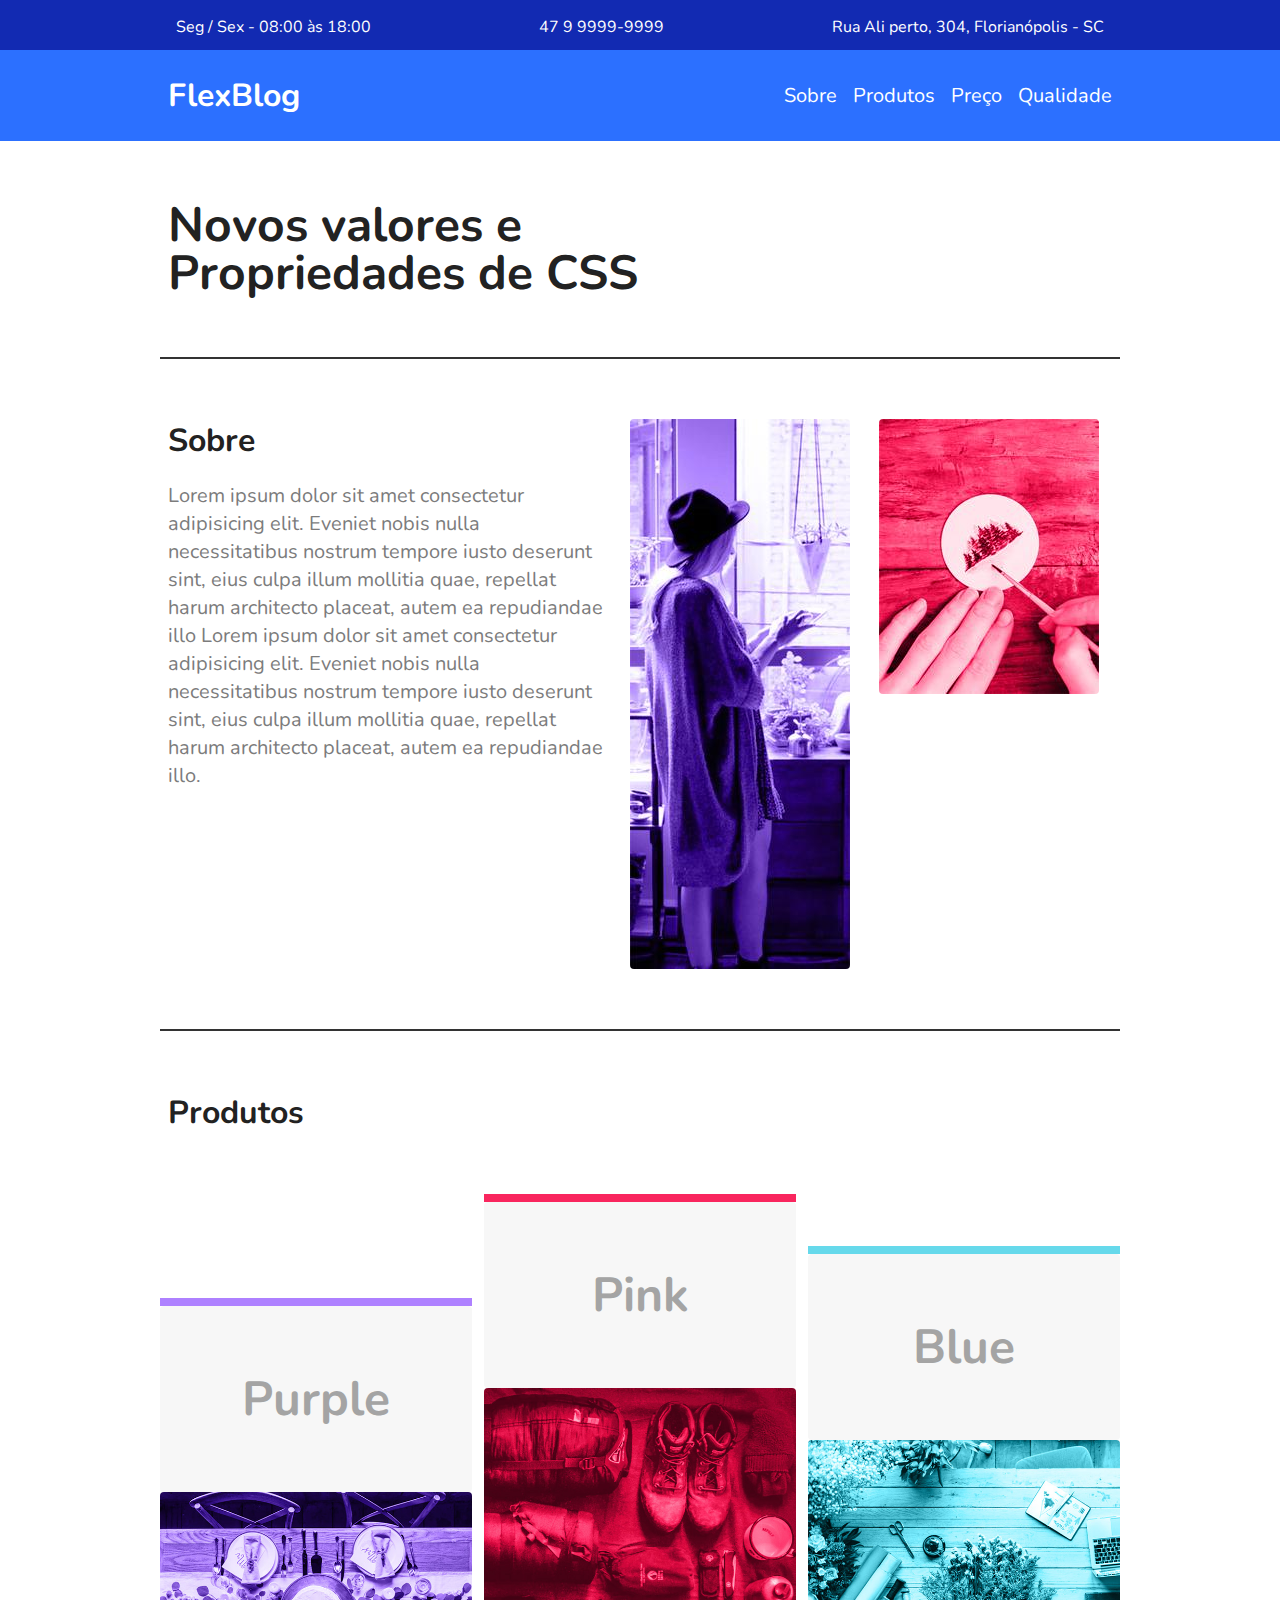
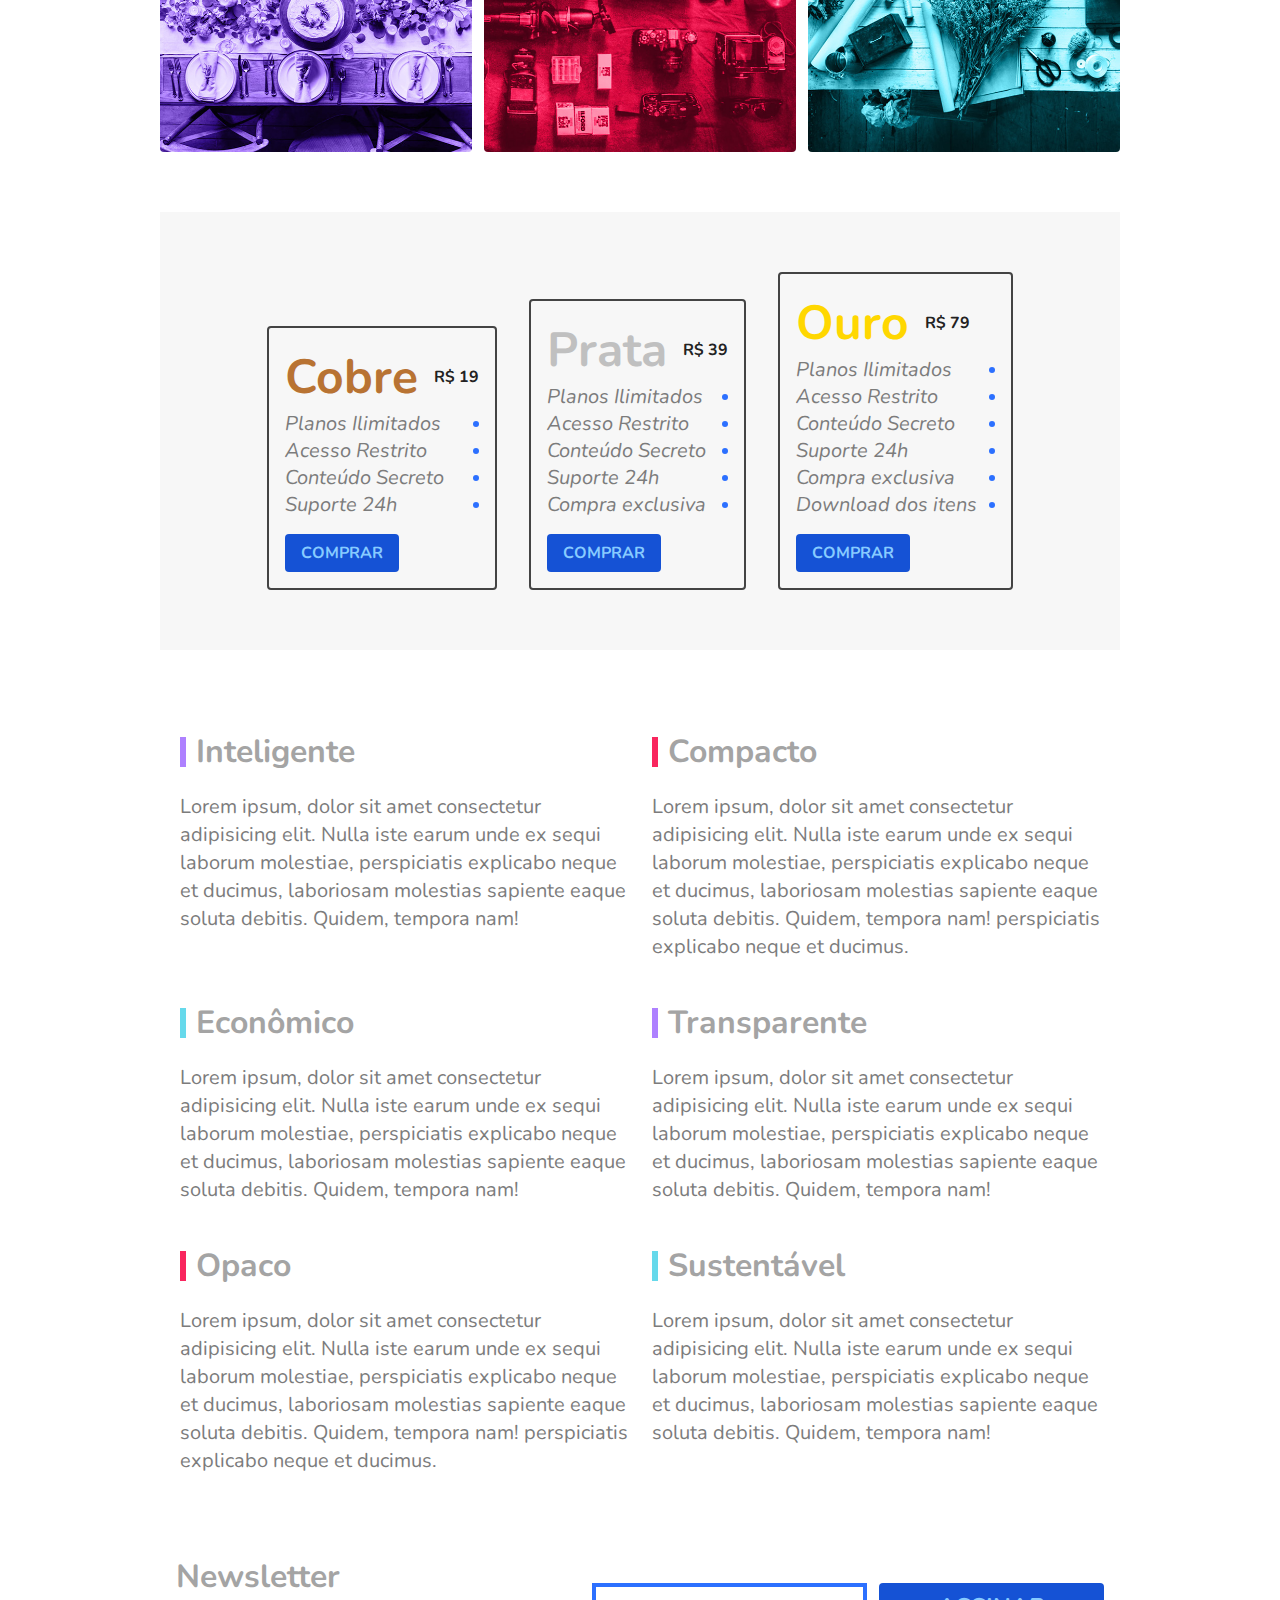
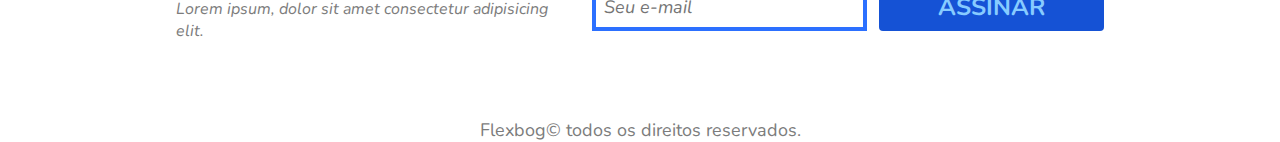
<file: flexbox/index.html>
<!DOCTYPE html>
<html lang="en">
  <head>
    <meta charset="UTF-8" />
    <meta http-equiv="X-UA-Compatible" content="IE=edge" />
    <meta name="viewport" content="width=device-width, initial-scale=1.0" />
    <meta
      name="description"
      content="Projeto criado no curso de flexbox da Origamid"
    />
    <link rel="preconnect" href="https://fonts.googleapis.com" />
    <link rel="preconnect" href="https://fonts.gstatic.com" crossorigin />
    <link
      href="https://fonts.googleapis.com/css2?family=Nunito:ital,wght@0,400;0,700;1,400&display=swap"
      rel="stylesheet"
    />
    <link rel="stylesheet" href="./css/style.min.css" />
    <title>Flexbog</title>
  </head>
  <body>
    <div class="superinfo-bg">
      <div class="container">
        <ul class="superinfo">
          <li>
            <span>Seg / Sex - 08:00 às 18:00</span>
          </li>
          <li>
            <a href="tel:47999999999">47 9 9999-9999</a>
          </li>
          <li>
            <span>Rua Ali perto, 304, Florianópolis - SC</span>
          </li>
        </ul>
      </div>
    </div>
    <header class="menu-bg">
      <nav class="menu container">
        <div class="logo">
          <a href="./">FlexBlog</a>
        </div>
        <ul>
          <li>
            <a href="#sobre">Sobre</a>
          </li>
          <li>
            <a href="#produtos">Produtos</a>
          </li>
          <li>
            <a href="#preco">Preço</a>
          </li>
          <li>
            <a href="#qualidade">Qualidade</a>
          </li>
        </ul>
      </nav>
    </header>
    <h1 class="intro container">Novos valores e <br />Propriedades de CSS</h1>
    <section aria-label="Sobre" class="sobre container" id="sobre">
      <div class="sobre-info">
        <h2>Sobre</h2>
        <p>
          Lorem ipsum dolor sit amet consectetur adipisicing elit. Eveniet nobis
          nulla necessitatibus nostrum tempore iusto deserunt sint, eius culpa
          illum mollitia quae, repellat harum architecto placeat, autem ea
          repudiandae illo Lorem ipsum dolor sit amet consectetur adipisicing
          elit. Eveniet nobis nulla necessitatibus nostrum tempore iusto
          deserunt sint, eius culpa illum mollitia quae, repellat harum
          architecto placeat, autem ea repudiandae illo.
        </p>
      </div>
      <div class="sobre-imagens">
        <img src="./img/sobre1.jpg" alt="mulher no tablet" />
      </div>
      <div class="sobre-imagens">
        <img src="./img/sobre2.jpg" alt="mulher pintando" />
      </div>
    </section>
    <section aria-label="Produtos" class="produtos container" id="produtos">
      <h2>Produtos</h2>
      <div>
        <ul class="produtos-container">
          <li class="produto-item purple">
            <h3>Purple</h3>
            <img src="./img/produtos1.jpg" alt="Mesa decorativa" />
          </li>
          <li class="produto-item pink">
            <h3>Pink</h3>
            <img src="./img/produtos2.jpg" alt="Items de fotografia" />
          </li>
          <li class="produto-item blue">
            <h3>Blue</h3>
            <img src="./img/produtos3.jpg" alt="Flores em cima da mesa" />
          </li>
        </ul>
      </div>
    </section>
    <section aria-label="Preços" class="preco container" id="preco">
      <div class="preco-item">
        <div class="preco-info">
          <h2 class="cobre">Cobre</h2>
          <span>R$ 19</span>
        </div>
        <ul>
          <li>Planos Ilimitados</li>
          <li>Acesso Restrito</li>
          <li>Conteúdo Secreto</li>
          <li>Suporte 24h</li>
        </ul>
        <a href="#">COMPRAR</a>
      </div>
      <div class="preco-item">
        <div class="preco-info">
          <h2 class="prata">Prata</h2>
          <span>R$ 39</span>
        </div>
        <ul>
          <li>Planos Ilimitados</li>
          <li>Acesso Restrito</li>
          <li>Conteúdo Secreto</li>
          <li>Suporte 24h</li>
          <li>Compra exclusiva</li>
        </ul>
        <a href="#">COMPRAR</a>
      </div>
      <div class="preco-item">
        <div class="preco-info">
          <h2 class="ouro">Ouro</h2>
          <span>R$ 79</span>
        </div>
        <ul>
          <li>Planos Ilimitados</li>
          <li>Acesso Restrito</li>
          <li>Conteúdo Secreto</li>
          <li>Suporte 24h</li>
          <li>Compra exclusiva</li>
          <li>Download dos itens</li>
        </ul>
        <a href="#">COMPRAR</a>
      </div>
    </section>
    <section aria-label="Qualidade" class="qualidade container" id="qualidade">
      <div class="qualidade-item">
        <h2>Inteligente</h2>
        <p>
          Lorem ipsum, dolor sit amet consectetur adipisicing elit. Nulla iste
          earum unde ex sequi laborum molestiae, perspiciatis explicabo neque et
          ducimus, laboriosam molestias sapiente eaque soluta debitis. Quidem,
          tempora nam!
        </p>
      </div>
      <div class="qualidade-item">
        <h2>Compacto</h2>
        <p>
          Lorem ipsum, dolor sit amet consectetur adipisicing elit. Nulla iste
          earum unde ex sequi laborum molestiae, perspiciatis explicabo neque et
          ducimus, laboriosam molestias sapiente eaque soluta debitis. Quidem,
          tempora nam! perspiciatis explicabo neque et ducimus.
        </p>
      </div>
      <div class="qualidade-item">
        <h2>Econômico</h2>
        <p>
          Lorem ipsum, dolor sit amet consectetur adipisicing elit. Nulla iste
          earum unde ex sequi laborum molestiae, perspiciatis explicabo neque et
          ducimus, laboriosam molestias sapiente eaque soluta debitis. Quidem,
          tempora nam!
        </p>
      </div>
      <div class="qualidade-item">
        <h2>Transparente</h2>
        <p>
          Lorem ipsum, dolor sit amet consectetur adipisicing elit. Nulla iste
          earum unde ex sequi laborum molestiae, perspiciatis explicabo neque et
          ducimus, laboriosam molestias sapiente eaque soluta debitis. Quidem,
          tempora nam!
        </p>
      </div>
      <div class="qualidade-item">
        <h2>Opaco</h2>
        <p>
          Lorem ipsum, dolor sit amet consectetur adipisicing elit. Nulla iste
          earum unde ex sequi laborum molestiae, perspiciatis explicabo neque et
          ducimus, laboriosam molestias sapiente eaque soluta debitis. Quidem,
          tempora nam! perspiciatis explicabo neque et ducimus.
        </p>
      </div>
      <div class="qualidade-item">
        <h2>Sustentável</h2>
        <p>
          Lorem ipsum, dolor sit amet consectetur adipisicing elit. Nulla iste
          earum unde ex sequi laborum molestiae, perspiciatis explicabo neque et
          ducimus, laboriosam molestias sapiente eaque soluta debitis. Quidem,
          tempora nam!
        </p>
      </div>
    </section>
    <section
      aria-label="newsletter"
      class="newsletter container"
      id="newsletter"
    >
      <div class="newsletter-info">
        <h2>Newsletter</h2>
        <p>Lorem ipsum, dolor sit amet consectetur adipisicing elit.</p>
      </div>
      <form action="./" class="newsletter-form">
        <input type="email" placeholder="Seu e-mail" />
        <button type="submit">Assinar</button>
      </form>
    </section>
    <footer class="footer">
      <p>Flexbog© todos os direitos reservados.</p>
    </footer>
  </body>
</html>
</file>
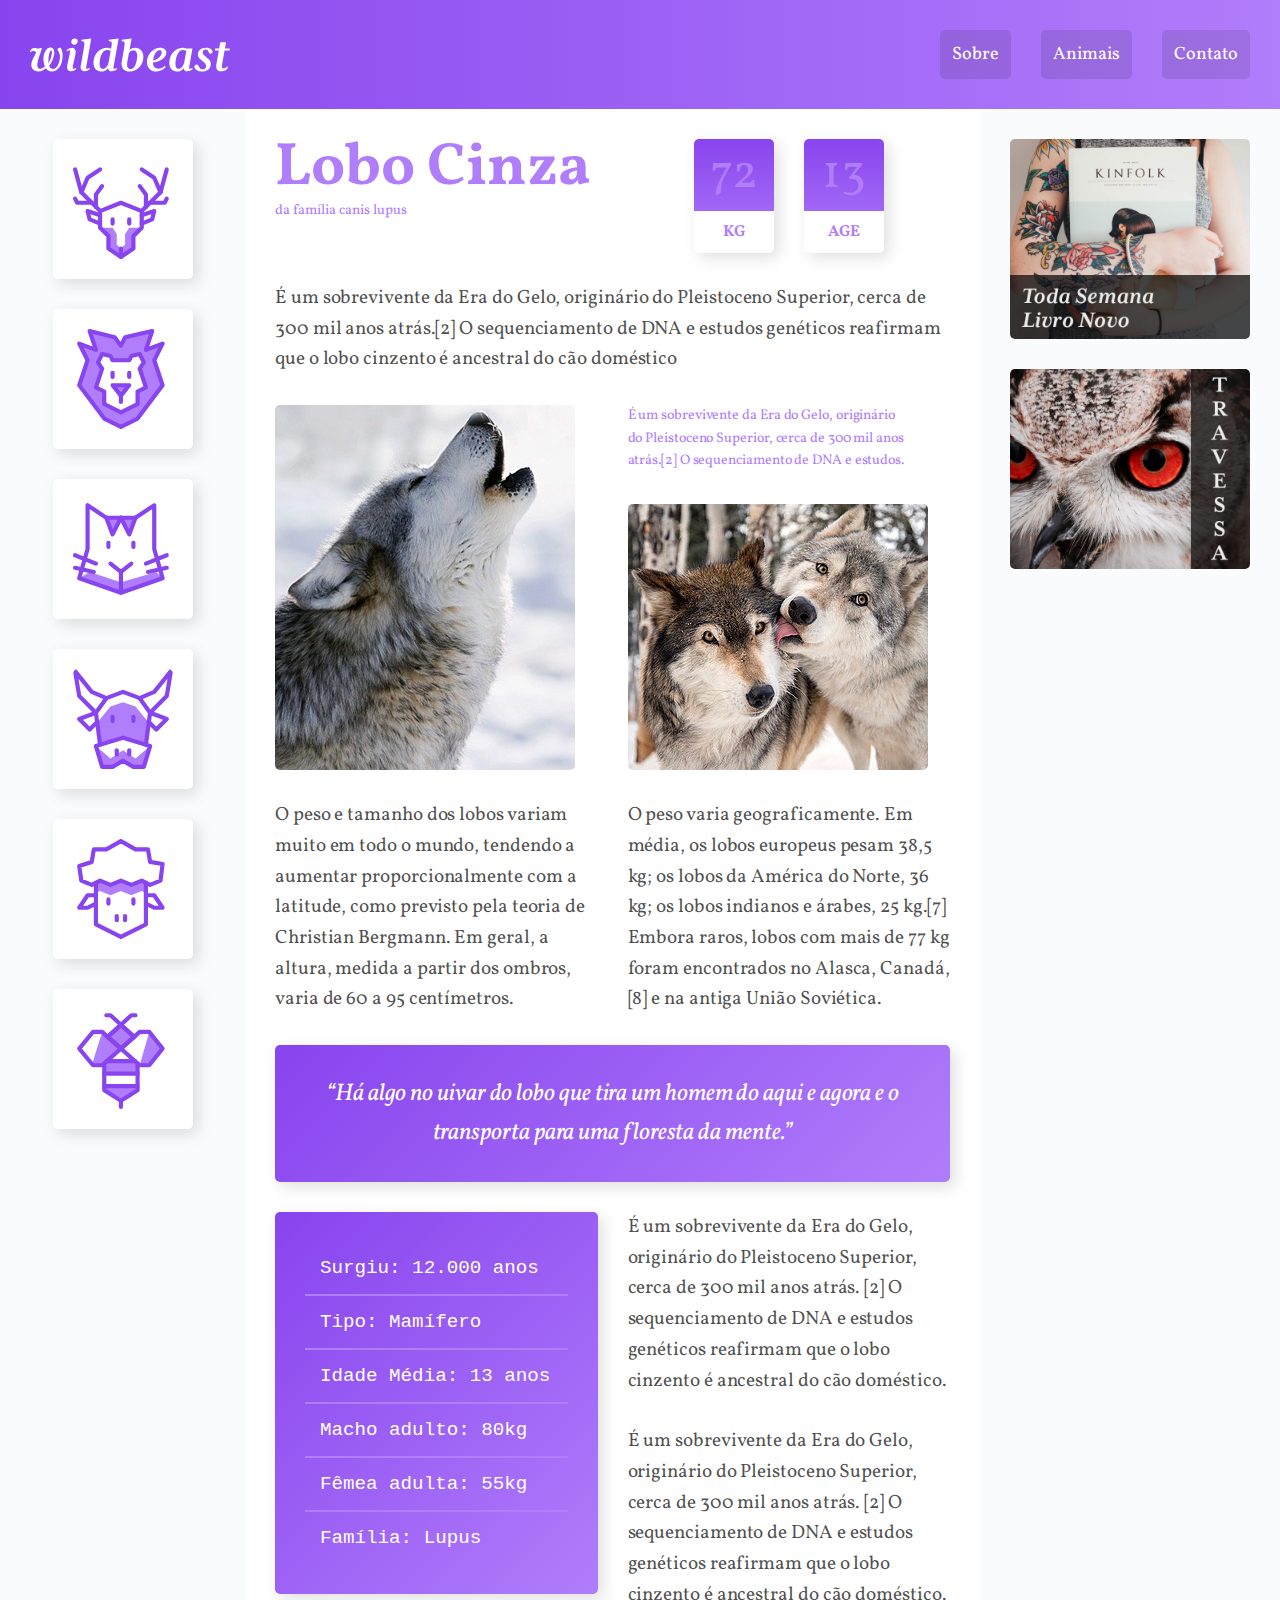
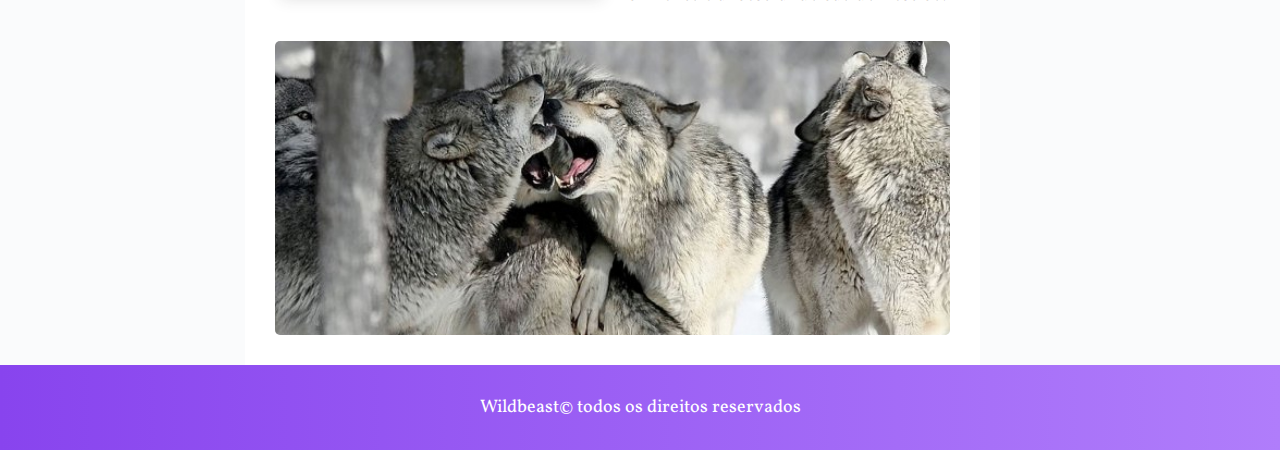
<file: grid-layout/index.html>
<!DOCTYPE html>
<html lang="pt-br">
  <head>
    <meta charset="UTF-8" />
    <meta http-equiv="X-UA-Compatible" content="IE=edge" />
    <meta name="viewport" content="width=device-width, initial-scale=1.0" />
    <meta
      name="description"
      content="Projeto criado no css grid layout origamid"
    />
    <link href="https://fonts.googleapis.com/css?family=Vollkorn:400,400i,700" rel="stylesheet">
    <link rel="stylesheet" href="./css/style.css" />
    <title>wildbeast</title>
  </head>
  <body>
    <div class="estrutura">
    <header class="header">
      <a class="logo" href="./"
          ><img src="./img/wildbeast.svg" alt="logo" width="215" height="36"
        /></a>
      <nav>
        <ul>
          <li><a href="#sobre">Sobre</a></li>
          <li><a href="#animais">Animais</a></li>
          <li><a href="#contato">Contato</a></li>
        </ul>
      </nav>
    </header>
    <nav class="sidenav">
      <ul>
        <li>
          <a href="./"
            ><img
              src="./img/icones/cervo.svg"
              alt="cervo"
              width="100"
              height="100"
          /></a>
        </li>
        <li>
          <a href="./"
            ><img
              src="./img/icones/leao.svg"
              alt="cervo"
              width="100"
              height="100"
          /></a>
        </li>
        <li>
          <a href="./"
            ><img
              src="./img/icones/gato.svg"
              alt="cervo"
              width="100"
              height="100"
          /></a>
        </li>
        <li>
          <a href="./"
            ><img
              src="./img/icones/vaca.svg"
              alt="cervo"
              width="100"
              height="100"
          /></a>
        </li>
        <li>
          <a href="./"
            ><img
              src="./img/icones/ovelha.svg"
              alt="cervo"
              width="100"
              height="100"
          /></a>
        </li>
        <li>
          <a href="./"
            ><img
              src="./img/icones/abelha.svg"
              alt="cervo"
              width="100"
              height="100"
          /></a>
        </li>
      </ul>
    </nav>
    <main class="content">
      <div class="titulo">
        <h1>Lobo Cinza</h1>
        <span>da família canis lupus</span>
      </div>
      <div class="caracteristicas">
        <div>
          <span class="numero">72</span>
          <span class="rotulo">kg</span>
        </div>
        <div>
          <span class="numero">13</span>
          <span class="rotulo">age</span>
        </div>
      </div>
      <p class="col-wide">
        É um sobrevivente da Era do Gelo, originário do Pleistoceno Superior,
        cerca de 300 mil anos atrás.[2] O sequenciamento de DNA e estudos
        genéticos reafirmam que o lobo cinzento é ancestral do cão doméstico
      </p>
      <img class="img-1" src="./img/wolf1.jpg" alt="lobo cinzento" />
      <p class="destaque">
        É um sobrevivente da Era do Gelo, originário do Pleistoceno Superior,
        cerca de 300 mil anos atrás.[2] O sequenciamento de DNA e estudos.
      </p>
      <img class="img-2" src="./img/wolf2.jpg" alt="casal de lobos" />
      <p>
        O peso e tamanho dos lobos variam muito em todo o mundo, tendendo a
        aumentar proporcionalmente com a latitude, como previsto pela teoria de
        Christian Bergmann. Em geral, a altura, medida a partir dos ombros,
        varia de 60 a 95 centímetros.
      </p>
      <p>
        O peso varia geograficamente. Em média, os lobos europeus pesam 38,5 kg;
        os lobos da América do Norte, 36 kg; os lobos indianos e árabes, 25
        kg.[7] Embora raros, lobos com mais de 77 kg foram encontrados no
        Alasca, Canadá,[8] e na antiga União Soviética.
      </p>
      <blockquote class="citacao col-wide">
        <p>
          “Há algo no uivar do lobo que tira um homem do aqui e agora e o
          transporta para uma floresta da mente.”
        </p>
      </blockquote>
      <ul class="atributos">
        <li>Surgiu: 12.000 anos</li>
        <li>Tipo: Mamífero</li>
        <li>Idade Média: 13 anos</li>
        <li>Macho adulto: 80kg</li>
        <li>Fêmea adulta: 55kg</li>
        <li>Família: Lupus</li>
      </ul>
      <div class="informacoes">
        <p>
          É um sobrevivente da Era do Gelo, originário do Pleistoceno Superior,
          cerca de 300 mil anos atrás. [2] O sequenciamento de DNA e estudos
          genéticos reafirmam que o lobo cinzento é ancestral do cão doméstico.
        </p>
        <p>
          É um sobrevivente da Era do Gelo, originário do Pleistoceno Superior,
          cerca de 300 mil anos atrás. [2] O sequenciamento de DNA e estudos
          genéticos reafirmam que o lobo cinzento é ancestral do cão doméstico.
        </p>
      </div>
      <img class="col-wide img-3" src="./img/wolf3.jpg" alt="matilha de lobos" />
    </main>
    <aside class="anuncios">
      <div class="anuncio-item">
        <img src="./img/anuncio-1.jpg" alt="Livros" />
      </div>
      <div class="anuncio-item">
        <img src="./img/anuncio-2.jpg" alt="coruja" />
      </div>
    </aside>
    <footer class="footer">
      <span>Wildbeast© todos os direitos reservados</span>
    </footer>
  </div>
  </body>
</html>
</file>
<file: grid-layout/css/style.css>
@import "./global.css";
@import "./wildbeast.css";
</file>
<file: flexbox/css/style.min.css>
*{box-sizing:border-box}a,article,blockquote,body,dd,dl,dt,h1,h2,h3,h4,h5,h6,li,p,section,ul{margin:0;padding:0;text-decoration:none;list-style:none;color:inherit;font-family:Nunito,sans-serif}img{display:block;max-width:100%;border-radius:4px}.container{max-width:960px;margin:0 auto;padding:0 8px}.footer{display:flex;justify-content:center;color:#7c7c7c;font-size:1.125rem;margin-top:60px}body{color:#222}.superinfo-bg{background-color:#122ab2;color:#fff}.superinfo{display:flex;justify-content:space-between;align-items:center;flex-wrap:wrap;padding-top:16px}.superinfo li{margin:0 8px 12px 8px}.menu-bg{background-color:#2c70ff}.menu{display:flex;padding:16px 0;flex-wrap:wrap;justify-content:space-between;align-items:center;color:#fff}.logo{font-size:2rem;font-weight:700;margin:0 8px}.menu ul{display:flex;gap:16px;flex-wrap:wrap;margin:0 8px}.menu li a{font-size:1.25rem;padding:16px 0;display:inline-block;position:relative}.menu li a::after{content:'';display:block;width:0%;height:2px;background-color:#122ab2;position:absolute}.menu li a:hover::after{width:100%;transition:.6s}.intro{font-size:3rem;line-height:1;margin-top:60px;margin-bottom:60px}.sobre{border-top:2px solid #333;border-bottom:2px solid #333;padding:60px 0;display:flex;flex-wrap:wrap}.sobre-info{flex:2 1 300px;margin:0 8px}.sobre-info h2{font-size:2rem}.sobre-info p{font-size:1.25rem;line-height:1.4;max-width:45ch;color:#7c7c7c;margin-top:20px;margin-bottom:20px}.sobre-imagens{flex:1 1 160px;margin:0 8px}.produtos{padding:60px 0}.produtos h2{margin:0 8px 60px 8px;font-size:2rem}.produtos-container{display:flex;flex-wrap:wrap;align-items:flex-end;gap:12px}.produto-item{flex:1 1 175px}.produto-item h3{font-size:3rem;color:#a4a4a4;background-color:#f7f7f7;padding:60px 20px;border-radius:4px;text-align:center}.purple{border-top:8px solid #ae81ff}.pink{border-top:8px solid #f9265e}.blue{border-top:8px solid #66d9eb}.preco{background-color:#f7f7f7;padding:60px;display:flex;flex-wrap:wrap;gap:32px;justify-content:center;align-items:flex-end;flex:1}.preco-item{border:2px solid #444;padding:16px;border-radius:4px}.preco-info{display:flex;gap:16px;align-items:center;flex-wrap:wrap;flex:1}.preco-info h2{font-size:3rem}.preco-info span{font-weight:700}@media(max-width:800px){.preco-info{display:flex;justify-content:flex-start;flex-direction:column}.preco-info h2{font-size:2rem}.preco-info span{font-size:1.5rem;font-weight:700;margin-bottom:8px;margin-left:12px}.preco .preco-item:nth-child(3){order:-2}.preco .preco-item:nth-child(2){order:-1}}.preco-item ul{font-size:1.25rem;font-style:italic;color:#7c7c7c}.preco-item li{display:flex;align-items:center;justify-content:space-between}.preco-item li:last-child{margin-bottom:16px}.preco-item li::after{content:'';display:block;width:6px;height:6px;border-radius:50%;background-color:#2c70ff;margin-left:12px}.preco-item a{display:block;max-width:max-content;background-color:#1552d5;color:#87cbff;padding:8px 16px;border-radius:4px;font-weight:700}.cobre{color:#b87333}.prata{color:silver}.ouro{color:gold}.qualidade{display:flex;flex-wrap:wrap;margin-top:60px;margin-bottom:60px}.qualidade-item{flex:1 1 300px;margin:20px 12px}.qualidade-item h2{font-size:2rem;color:#a4a4a4;margin-bottom:20px;display:flex;align-items:center;justify-content:flex-start;gap:10px}.qualidade-item h2::before{content:'';display:inline-block;height:30px;width:6px;background-color:#b3f}.qualidade-item:nth-of-type(3n+1) h2::before{background-color:#ae81ff}.qualidade-item:nth-of-type(3n+2) h2::before{background-color:#f9265e}.qualidade-item:nth-of-type(3n+3) h2::before{background-color:#66d9eb}.qualidade-item p{font-size:1.25rem;line-height:1.4;color:#7c7c7c}.newsletter{display:flex;align-items:center}.newsletter-info{margin:0 8px}.newsletter-info h2{font-size:2rem;color:#a4a4a4}.newsletter p{max-width:40ch;font-style:italic;color:#7c7c7c;margin-bottom:16px}@media(max-width:800px){.newsletter-info h2{font-size:1.5rem}.newsletter p{font-size:.875rem;max-width:30ch}}.newsletter-form{flex:2 1 260px;margin:0 8px;display:flex;flex-wrap:wrap;gap:12px}.newsletter-form input{flex:3 1 200px;font-size:1.125rem;color:#7c7c7c;font-style:italic;font-family:Nunito;border:4px solid #2c70ff;background-color:transparent;padding:8px;margin:0}.newsletter-form button{flex:1 1 200px;font-family:Nunito;font-size:1.5rem;text-transform:uppercase;border:none;border-radius:4px;background:#1552d5;color:#87cbff;font-weight:700;cursor:pointer}.newsletter-form input:focus{outline-color:#87cbff}
</file>
